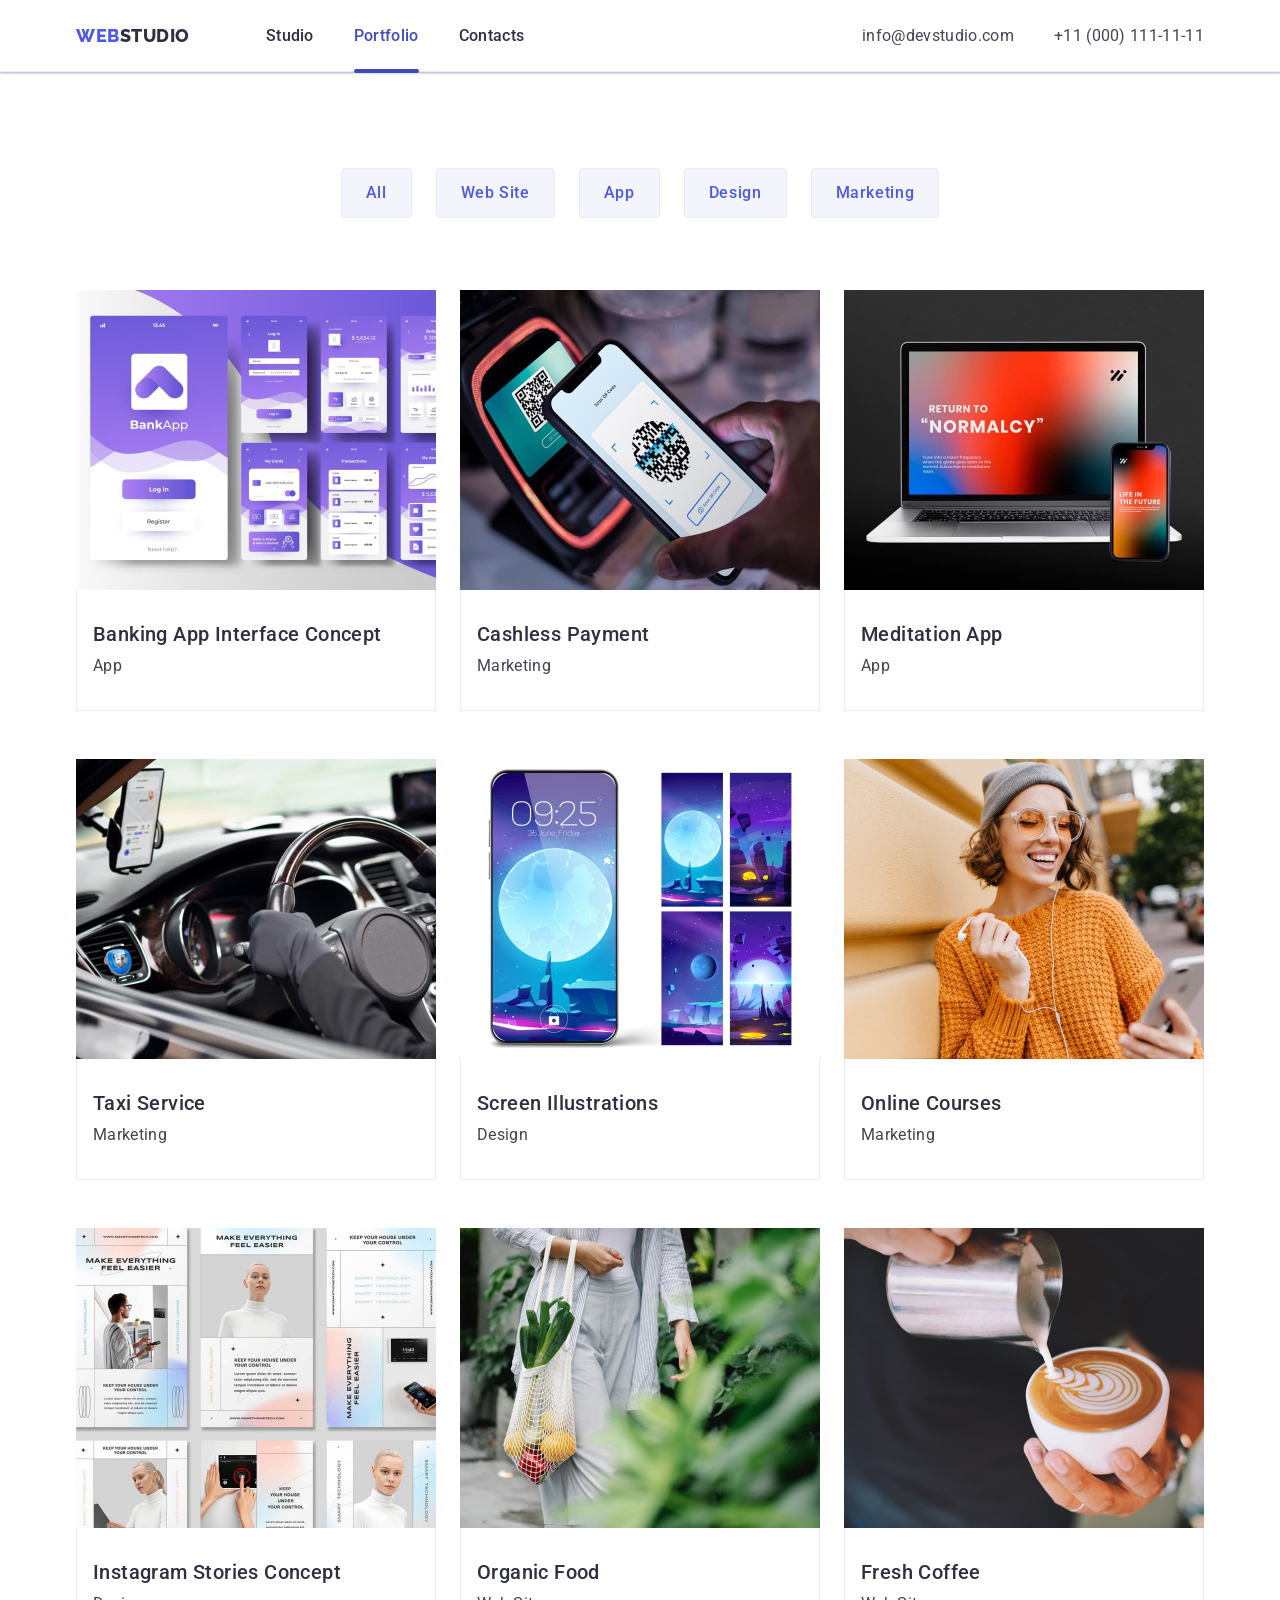
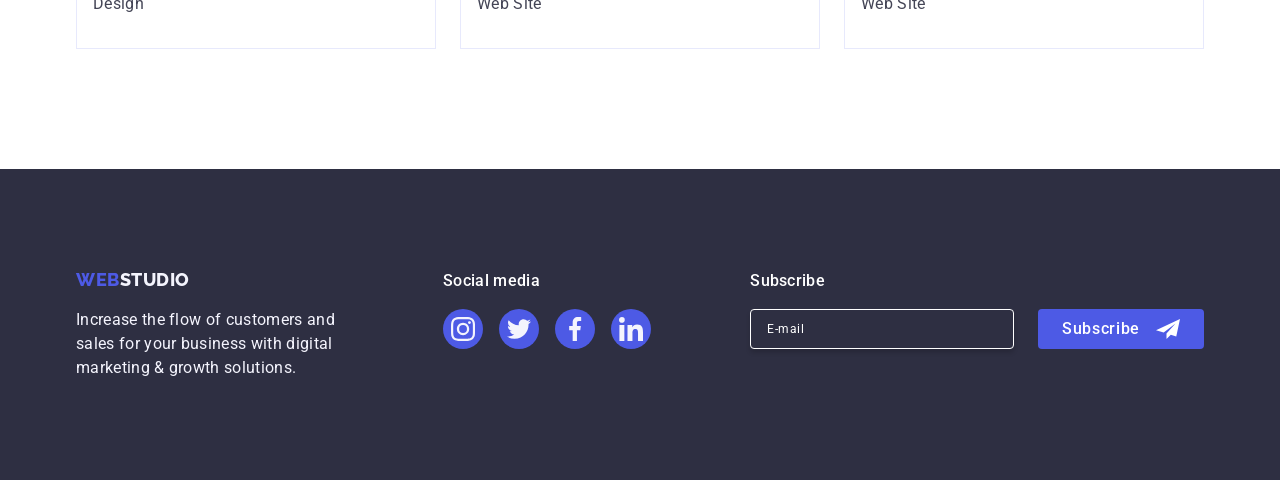
<file: portfolio.html>
<!DOCTYPE html>
<html lang="en">
  <head>
    <meta charset="UTF-8" />
    <meta name="viewport" content="width=device-width, initial-scale=1.0" />
    <link rel="preconnect" href="https://fonts.googleapis.com" />
    <link rel="preconnect" href="https://fonts.gstatic.com" crossorigin />
    <link
      href="https://fonts.googleapis.com/css2?family=Raleway:wght@800&family=Roboto:wght@400;500;700&display=swap"
      rel="stylesheet"
    />
    <link
      rel="stylesheet"
      href="https://cdnjs.cloudflare.com/ajax/libs/modern-normalize/2.0.0/modern-normalize.min.css"
      integrity="sha512-4xo8blKMVCiXpTaLzQSLSw3KFOVPWhm/TRtuPVc4WG6kUgjH6J03IBuG7JZPkcWMxJ5huwaBpOpnwYElP/m6wg=="
      crossorigin="anonymous"
      referrerpolicy="no-referrer"
    />
    <link rel="stylesheet" href="./css/style.css" />
    <title>WebStudio</title>
  </head>
  <body>
    <header class="header">
      <!-- -------------------------------header-section------------------------------- -->

      <div class="container header-container">
        <nav class="header-nav">
          <a href="./index.html" class="logo link"
            >Web<span class="logo-dark">Studio</span></a
          >
          <ul class="header-nav-list list">
            <li class="nav-list-item">
              <a href="./index.html" class="nav-list-content link body-text">
                Studio</a
              >
            </li>
            <li class="nav-list-item">
              <a
                href="./portfolio.html"
                class="nav-list-content current link body-text"
                >Portfolio</a
              >
            </li>
            <li class="nav-list-item">
              <a href="" class="nav-list-content link body-text">Contacts</a>
            </li>
          </ul>
        </nav>

        <address class="header-address">
          <ul class="header-address-list list">
            <li class="address-list-item">
              <a
                href="mailto:info@devstudio.com"
                class="address-list-content link body-text"
                >info@devstudio.com</a
              >
            </li>
            <li class="address-list-item">
              <a
                href="tel:+110001111111"
                class="address-list-content link body-text"
                >+11 (000) 111-11-11</a
              >
            </li>
          </ul>
        </address>
      </div>
    </header>
    <main>
      <section class="all-products-section">
        <div class="container">
          <!-- -------------------------------nav-section------------------------------- -->

          <h1 class="all-products-title visually-hidden">Products</h1>
          <ul class="all-products-nav list">
            <li class="product-nav-item">
              <button type="button" class="product-nav-button button-text">
                All
              </button>
            </li>
            <li class="product-nav-item">
              <button type="button" class="product-nav-button button-text">
                Web Site
              </button>
            </li>
            <li class="product-nav-item">
              <button type="button" class="product-nav-button button-text">
                App
              </button>
            </li>
            <li class="product-nav-item">
              <button type="button" class="product-nav-button button-text">
                Design
              </button>
            </li>
            <li class="product-nav-item">
              <button type="button" class="product-nav-button button-text">
                Marketing
              </button>
            </li>
          </ul>
          <!-- -------------------------------example-section------------------------------- -->

          <ul class="example-product-list list">
            <li class="product-list-item">
              <a href="" class="product-list-link link">
                <div class="example-box">
                  <img
                    class="product-list-img"
                    src="./images/project-card/project-card-1.jpg"
                    alt="Banking App Interface Concept"
                    width="360"
                  />
                  <p class="overlay-text body-text">
                    14 Stylish and User-Friendly App Design Concepts · Task
                    Manager App · Calorie Tracker App · Exotic Fruit Ecommerce
                    App · Cloud Storage App Cashless Payment Marketing
                  </p>
                </div>
                <div class="title-text-container-portfolio">
                  <h2 class="product-list-title h-three-text">
                    Banking App Interface Concept
                  </h2>
                  <p class="product-list-text body-text">App</p>
                </div>
              </a>
            </li>
            <li class="product-list-item">
              <a href="" class="product-list-link link">
                <div class="example-box">
                  <img
                    class="product-list-img"
                    src="./images/project-card/project-card-2.jpg"
                    alt="Cashless Payment"
                    width="360"
                  />

                  <p class="overlay-text body-text">
                    14 Stylish and User-Friendly App Design Concepts · Task
                    Manager App · Calorie Tracker App · Exotic Fruit Ecommerce
                    App · Cloud Storage App
                  </p>
                </div>
                <div class="title-text-container-portfolio">
                  <h2 class="product-list-title h-three-text">
                    Cashless Payment
                  </h2>
                  <p class="product-list-text body-text">Marketing</p>
                </div>
              </a>
            </li>
            <li class="product-list-item">
              <a href="" class="product-list-link link">
                <div class="example-box">
                  <img
                    class="product-list-img"
                    src="./images/project-card/project-card-3.jpg"
                    alt="Meditation App"
                    width="360"
                  />

                  <p class="overlay-text body-text">
                    14 Stylish and User-Friendly App Design Concepts · Task
                    Manager App · Calorie Tracker App · Exotic Fruit Ecommerce
                    App · Cloud Storage App
                  </p>
                </div>
                <div class="title-text-container-portfolio">
                  <h2 class="product-list-title h-three-text">
                    Meditation App
                  </h2>
                  <p class="product-list-text body-text">App</p>
                </div>
              </a>
            </li>
            <li class="product-list-item">
              <a href="" class="product-list-link link">
                <div class="example-box">
                  <img
                    class="product-list-img"
                    src="./images/project-card/project-card-4.jpg"
                    alt="Taxi Service"
                    width="360"
                  />

                  <p class="overlay-text body-text">
                    14 Stylish and User-Friendly App Design Concepts · Task
                    Manager App · Calorie Tracker App · Exotic Fruit Ecommerce
                    App · Cloud Storage App
                  </p>
                </div>
                <div class="title-text-container-portfolio">
                  <h2 class="product-list-title h-three-text">Taxi Service</h2>
                  <p class="product-list-text body-text">Marketing</p>
                </div>
              </a>
            </li>
            <li class="product-list-item">
              <a href="" class="product-list-link link">
                <div class="example-box">
                  <img
                    class="product-list-img"
                    src="./images/project-card/project-card-5.jpg"
                    alt="Screen Illustrations"
                    width="360"
                  />

                  <p class="overlay-text body-text">
                    14 Stylish and User-Friendly App Design Concepts · Task
                    Manager App · Calorie Tracker App · Exotic Fruit Ecommerce
                    App · Cloud Storage App
                  </p>
                </div>
                <div class="title-text-container-portfolio">
                  <h2 class="product-list-title h-three-text">
                    Screen Illustrations
                  </h2>
                  <p class="product-list-text body-text">Design</p>
                </div>
              </a>
            </li>
            <li class="product-list-item">
              <a href="" class="product-list-link link">
                <div class="example-box">
                  <img
                    class="product-list-img"
                    src="./images/project-card/project-card-6.jpg"
                    alt="Online Courses"
                    width="360"
                  />

                  <p class="overlay-text body-text">
                    14 Stylish and User-Friendly App Design Concepts · Task
                    Manager App · Calorie Tracker App · Exotic Fruit Ecommerce
                    App · Cloud Storage App
                  </p>
                </div>
                <div class="title-text-container-portfolio">
                  <h2 class="product-list-title h-three-text">
                    Online Courses
                  </h2>
                  <p class="product-list-text body-text">Marketing</p>
                </div>
              </a>
            </li>
            <li class="product-list-item">
              <a href="" class="product-list-link link">
                <div class="example-box">
                  <img
                    class="product-list-img"
                    src="./images/project-card/project-card-7.jpg"
                    alt="Instagram Stories Concept"
                    width="360"
                  />

                  <p class="overlay-text body-text">
                    14 Stylish and User-Friendly App Design Concepts · Task
                    Manager App · Calorie Tracker App · Exotic Fruit Ecommerce
                    App · Cloud Storage App
                  </p>
                </div>
                <div class="title-text-container-portfolio">
                  <h2 class="product-list-title h-three-text">
                    Instagram Stories Concept
                  </h2>
                  <p class="product-list-text body-text">Design</p>
                </div>
              </a>
            </li>
            <li class="product-list-item">
              <a href="" class="product-list-link link">
                <div class="example-box">
                  <img
                    class="product-list-img"
                    src="./images/project-card/project-card-8.jpg"
                    alt="Organic Food"
                    width="360"
                  />

                  <p class="overlay-text body-text">
                    14 Stylish and User-Friendly App Design Concepts · Task
                    Manager App · Calorie Tracker App · Exotic Fruit Ecommerce
                    App · Cloud Storage App
                  </p>
                </div>
                <div class="title-text-container-portfolio">
                  <h2 class="product-list-title h-three-text">Organic Food</h2>
                  <p class="product-list-text body-text">Web Site</p>
                </div>
              </a>
            </li>
            <li class="product-list-item">
              <a href="" class="product-list-link link">
                <div class="example-box">
                  <img
                    class="product-list-img"
                    src="./images/project-card/project-card-9.jpg"
                    alt="Fresh Coffee"
                    width="360"
                  />

                  <p class="overlay-text body-text">
                    14 Stylish and User-Friendly App Design Concepts · Task
                    Manager App · Calorie Tracker App · Exotic Fruit Ecommerce
                    App · Cloud Storage App
                  </p>
                </div>
                <div class="title-text-container-portfolio">
                  <h2 class="product-list-title h-three-text">Fresh Coffee</h2>
                  <p class="product-list-text body-text">Web Site</p>
                </div>
              </a>
            </li>
          </ul>
        </div>
      </section>
    </main>
    <footer class="footer">
      <!-- -------------------------------footer-section------------------------------- -->
      <div class="container footer-box footer-logo-text">
        <div class="footer-logo-text">
          <a href="./index.html" class="logo footer-logo link"
            >Web<span class="logo-light">Studio</span>
          </a>
          <p class="footer-text body-text">
            Increase the flow of customers and sales for your business with
            digital marketing & growth solutions.
          </p>
        </div>
        <div class="footer-social">
          <p class="footer-social-text body-medium">Social media</p>
          <ul class="footer-social-list list">
            <li class="footer-social-item">
              <a href="" class="footer-social-link">
                <svg class="social-icon" width="24" height="24">
                  <use href="./images/icons.svg#icon-instagram"></use>
                </svg>
              </a>
            </li>
            <li class="footer-social-item">
              <a href="" class="footer-social-link">
                <svg class="social-icon" width="24" height="24">
                  <use href="./images/icons.svg#icon-twitter"></use>
                </svg>
              </a>
            </li>
            <li class="footer-social-item">
              <a href="" class="footer-social-link">
                <svg class="social-icon" width="24" height="24">
                  <use href="./images/icons.svg#icon-facebook"></use>
                </svg>
              </a>
            </li>
            <li class="footer-social-item">
              <a href="" class="footer-social-link">
                <svg class="social-icon" width="24" height="24">
                  <use href="./images/icons.svg#icon-linkedin"></use>
                </svg>
              </a>
            </li>
          </ul>
        </div>
        <div class="footer-form">
          <p class="footer-form-text body-medium">Subscribe</p>
          <form class="subscribe-footer-form" name="subscribe-form">
            <label class="footer-form-label" for="subscribe-email">
              <input
                class="footer-form-input"
                name="subscribe-email"
                id="subscribe-email"
                type="email"
                placeholder="E-mail"
              />
            </label>
            <button class="footer-form-btn button-text" type="submit">
              Subscribe
              <svg class="form-btn-icon" width="24" height="24">
                <use href="./images/icons.svg#icon-footer-subscribe"></use>
              </svg>
            </button>
          </form>
        </div>
      </div>
    </footer>
  </body>
</html>
</file>
<file: css/style.css>
:root {
  --iris: #4d5ae5;
  --ocean: #404bbf;
  --navy-blue: #2e2f42;
  --green: #31d0aa;
  --slate: #434455;
  --light-slate: #8e8f99;
  --cornflower: #e7e9fc;
  --cloud: #f4f4fd;
  --white: #ffffff;
  --dairy: #fcfcfc;
  --grey: rgba(46, 47, 66, 0.7);
  --navy-blue-modal: rgba(46, 47, 66, 0.4);

  --primary-font: 'Roboto', sans-serif;
  --logo-font: 'Raleway', sans-serif;

  --animation: 250ms cubic-bezier(0.4, 0, 0.2, 1);
}

.visually-hidden {
  position: absolute;
  width: 1px;
  height: 1px;
  margin: -1px;
  border: 0;
  padding: 0;
  white-space: nowrap;
  clip-path: inset(100%);
  clip: rect(0 0 0 0);
  overflow: hidden;
}

*,
*::before,
*::after {
  box-sizing: border-box;
}
body {
  font-family: var(--primary-font);
  color: var(--slate);
  background-color: var(--white);
}
h1,
h2,
h3,
h4,
h5,
h6,
p {
  margin: 0;
}
ul,
ol {
  margin: 0;
  padding: 0;
}
img {
  display: block;
  max-width: 100%;
  height: auto;
}
input {
  padding: 0;
  outline: transparent;
}
textarea {
  outline: transparent;
}
.list {
  list-style: none;
}
.link {
  text-decoration: none;
}

.body-text {
  font-size: 16px;
  line-height: 1.5;
  letter-spacing: 0.32px;
}
.body-medium {
  font-size: 16px;
  font-weight: 500;
  line-height: 1.5;
  letter-spacing: 0.32px;
}
.small-text {
  font-size: 12px;
  line-height: 1.17;
  letter-spacing: 0.48px;
}
.link-text {
  font-size: 12px;
  line-height: 1.33;
  letter-spacing: 0.48px;
}
.h-one-text {
  font-size: 56px;
  font-weight: 700;
  line-height: 1.07;
  letter-spacing: 1.12;
}
.h-two-text {
  font-size: 36px;
  font-weight: 700;
  line-height: 1.11;
  letter-spacing: 0.72px;
  text-transform: capitalize;
}
.h-three-text {
  font-size: 20px;
  font-weight: 500;
  line-height: 1.2;
  letter-spacing: 0.4px;
}
.button-text {
  font-family: var(--primary-font);
  font-size: 16px;
  font-weight: 500;
  line-height: 1.5;
  letter-spacing: 0.04em;
}
/* phone-screen */
.container {
  min-width: 320px;
  max-width: 428px;
  padding-left: 16px;
  padding-right: 16px;

  margin-left: auto;
  margin-right: auto;
}
/* tablet-screen */
@media screen and (min-width: 768px) {
  .container {
    max-width: 768px;
  }
}
/* pc-screen */
@media screen and (min-width: 1158px) {
  .container {
    max-width: 1158px;
    padding-left: 15px;
    padding-right: 15px;
  }
}

.logo {
  font-family: var(--logo-font);
  font-weight: 800;
  font-size: 18px;
  line-height: 1.17;
  letter-spacing: 0.54px;
  text-transform: uppercase;
  color: var(--iris);
}
@media only screen and (min-width: 768px) {
  .logo {
    margin-right: 120px;
  }
}
@media only screen and (min-width: 1158px) {
  .logo {
    margin-right: 76px;
  }
}

.logo-light {
  color: var(--cloud);
}
.logo-dark {
  color: var(--navy-blue);
}

/* ==============================./index.html============================== */

/* ------------------------------header------------------------------ */
.header {
  background-color: var(--white);
  border-bottom: 1px solid var(--cornflower);
  box-shadow: 0px 2px 1px rgba(46, 47, 66, 0.08),
    0px 1px 1px rgba(46, 47, 66, 0.16), 0px 1px 6px rgba(46, 47, 66, 0.08);
  margin: 0 auto;
}
@media only screen and (max-width: 767.98px) {
  .header {
    padding-top: 24px;
    padding-bottom: 24px;
  }
}

@media only screen and (min-width: 768px) {
  .header {
    height: 72px;
  }
}

.header-container {
  display: flex;
  align-items: center;
  justify-content: space-between;
}
.header-nav {
  align-items: center;
  display: flex;
}
.header-nav-list {
  display: flex;
  gap: 40px;
}
@media only screen and (max-width: 767.98px) {
  .header-nav-list {
    display: none;
  }
}
.nav-list-content {
  position: relative;

  color: var(--navy-blue);
  font-weight: 500;
  display: block;
  padding-top: 24px;
  padding-bottom: 24px;

  transition: color var(--animation);
}
.nav-list-content::after {
  content: '';
  position: absolute;
  bottom: -1px;
  left: 0;

  display: block;
  width: 100%;
  height: 4px;
  border-radius: 2px;
}
.nav-list-content.current,
.mobile-menu-link.current {
  color: var(--ocean);
}
.nav-list-content.current::after {
  background-color: var(--ocean);
}
.nav-list-content:hover,
.nav-list-content:focus {
  color: var(--ocean);
}
.header-address {
  display: flex;
  font-style: normal;
  align-self: center;
}
.header-address-list {
  display: flex;
  flex-direction: column;
  gap: 12px;
}
@media only screen and (max-width: 767.98px) {
  .header-address-list {
    display: none;
  }
}
@media only screen and (min-width: 1158px) {
  .header-address-list {
    flex-direction: row;
    gap: 40px;
  }
}
.address-list-content {
  color: var(--slate);
  font-style: normal;

  transition: var(--animation);
}
@media only screen and (max-width: 1157.98px) {
  .address-list-content {
    font-size: 12px;
    font-weight: 400;
    line-height: 1.16;
    letter-spacing: 0.04em;
  }
}
@media only screen and (min-width: 1158px) {
  .address-list-content {
    padding-top: 24px;
    padding-bottom: 24px;
  }
}

.address-list-content:hover,
.address-list-content:focus {
  color: var(--ocean);
}
/* ------------------------------herro------------------------------ */
.herro {
  /* max-width: 428px; */
  padding-bottom: 112px;
  padding-top: 112px;

  background-color: var(--navy-blue);
  background-repeat: no-repeat;
  background-position: center;
  background-size: cover;
  margin: 0 auto;
  background-image: linear-gradient(
      rgba(46, 47, 66, 0.7),
      rgba(46, 47, 66, 0.7)
    ),
    url(../images/bg/mobile-herro-bg.jpg);
}
@media only screen and (min-resolution: 192dpi) {
  .herro {
    background-image: linear-gradient(
        rgba(46, 47, 66, 0.7),
        rgba(46, 47, 66, 0.7)
      ),
      url(../images/bg/mobile-herro-bg@2x.jpg);
  }
}

@media only screen and (min-width: 768px) {
  .herro {
    background-image: linear-gradient(
        rgba(46, 47, 66, 0.7),
        rgba(46, 47, 66, 0.7)
      ),
      url(../images/bg/tablet-herro-bg.jpg);
  }
}
@media only screen and (min-width: 768px) and (min-resolution: 192dpi) {
  .herro {
    background-image: linear-gradient(
        rgba(46, 47, 66, 0.7),
        rgba(46, 47, 66, 0.7)
      ),
      url(../images/bg/tablet-herro-bg@2x.jpg);
  }
}

@media only screen and (min-width: 1158px) {
  .herro {
    max-width: 1440px;
    background-image: linear-gradient(
        rgba(46, 47, 66, 0.7),
        rgba(46, 47, 66, 0.7)
      ),
      url(../images/bg/pc-herro-bg.jpg);
  }
}
@media only screen and (min-width: 1158) and (min-resolution: 192dpi) {
  .herro {
    background-image: linear-gradient(
        rgba(46, 47, 66, 0.7),
        rgba(46, 47, 66, 0.7)
      ),
      url(../images/bg/_c-herro-bg@2x.jpg);
  }
}

.herro-title {
  max-width: 320px;
  color: var(--white);
  text-align: center;
  margin: 0 auto;
  margin-bottom: 72px;
}
@media only screen and (min-width: 768px) {
  .herro-title {
    max-width: 496px;
    margin-bottom: 36px;
  }
}
@media only screen and (min-width: 1158px) {
  .herro-title {
    margin-bottom: 48px;
  }
}
@media only screen and (max-width: 767.98px) {
  .herro-title {
    font-size: 36px;
    font-weight: 700;
    line-height: 1.11;
    letter-spacing: 0.02em;
    text-transform: capitalize;
  }
}

.herro-button {
  display: block;
  background-color: var(--iris);
  color: var(--white);
  cursor: pointer;
  padding: 16px 32px;
  min-width: 169px;
  border-radius: 4px;
  box-shadow: 0px 4px 4px 0px rgba(0, 0, 0, 0.15);
  border: none;
  margin: 0 auto;

  transition: background-color var(--animation);
}
.herro-button:hover,
.herro-button:focus {
  background-color: var(--ocean);
}
/* ------------------------------benefits------------------------------ */

.benefits-section {
  padding-top: 96px;
  padding-bottom: 96px;
}
@media screen and (min-width: 1158px) {
  .benefits-section {
    padding-top: 120px;
    padding-bottom: 120px;
  }
}
@media screen and (min-width: 768px) {
  .benefits-list {
    display: flex;
    flex-wrap: wrap;
    column-gap: 24px;
    row-gap: 72px;
  }
}
@media screen and (min-width: 1158px) {
  .benefits-list {
    flex-wrap: nowrap;
  }
}
@media only screen and (max-width: 767.98px) {
  .benefits-list-item:not(:last-child) {
    margin-bottom: 72px;
  }
}
@media only screen and (min-width: 768px) {
  .benefits-list-item {
    flex-basis: calc((100% - 24px) / 2);
  }
}

.benefits-icon-box {
  display: none;
}
@media only screen and (min-width: 1158px) {
  .benefits-icon-box {
    display: flex;
    justify-content: center;
    align-items: center;
    height: 112px;

    border-radius: 4px;
    background-color: var(--cloud);
    margin-bottom: 8px;
  }
}
.benefits-list-title {
  text-align: center;
  color: var(--navy-blue);
  margin-bottom: 8px;
}
@media only screen and (max-width: 1157.98px) {
  .benefits-list-title {
    font-size: 36px;
    font-weight: 700;
    line-height: 1.11;
    letter-spacing: 0.02em;
    text-transform: capitalize;
  }
}
@media only screen and (min-width: 768px) {
  .benefits-list-title {
    text-align: left;
  }
}
.benefits-list-text {
  color: var(--slate);
}
@media only screen and (max-width: 1157.98px) {
  .benefits-list-text {
    font-size: 16px;
    font-weight: 500;
    line-height: 1.5;
    letter-spacing: 0.02em;
  }
}
@media only screen and (min-width: 428px) {
  .benefits-list-text {
    max-width: 396px;
  }
}
@media only screen and (min-width: 768px) {
  .benefits-list-text {
    max-width: 356px;
  }
}
@media only screen and (min-width: 1158px) {
  .benefits-list-text {
    max-width: 264px;
  }
}
/* ------------------------------product-section------------------------------ */
.product-section {
  display: none;
}
@media only screen and (min-width: 1158px) {
  .product-section {
    display: block;
    padding-bottom: 120px;
  }
}
.product-section-title {
  color: var(--navy-blue);
  text-align: center;
  margin-bottom: 72px;
}
.product-section-list {
  display: flex;
  gap: 24px;
}
/* ------------------------------team-secrion------------------------------ */
.team-section {
  background-color: var(--cloud);
  padding-top: 96px;
  padding-bottom: 96px;
}
@media only screen and (min-width: 1158px) {
  .team-section {
    padding-top: 120px;
    padding-bottom: 120px;
  }
}
.team-title {
  text-align: center;
  color: var(--navy-blue);
  margin-bottom: 72px;
}
.team-list {
  display: flex;
  flex-wrap: wrap;
  row-gap: 72px;
  justify-content: center;
}
@media only screen and (min-width: 768px) {
  .team-list {
    column-gap: 24px;
  }
}
.team-list-item {
  background-color: var(--white);
  border-radius: 0px 0px 4px 4px;
  box-shadow: 0px 2px 1px 0px rgba(46, 47, 66, 0.08),
    0px 1px 1px 0px rgba(46, 47, 66, 0.16),
    0px 1px 6px 0px rgba(46, 47, 66, 0.08);
}
.title-text-container {
  padding-top: 32px;
  padding-bottom: 32px;
}
.team-list-title {
  color: var(--navy-blue);
  text-align: center;
  margin-bottom: 8px;
}
.team-list-text {
  text-align: center;
  margin-bottom: 8px;
}
.team-icon-list {
  display: flex;
  justify-content: center;
  align-items: center;
  gap: 24px;
}

.team-icon-item {
  width: 40px;
  height: 40px;
}
.team-icon-link {
  display: flex;
  align-items: center;
  justify-content: center;
  width: 100%;
  height: 100%;
  border-radius: 50%;
  color: var(--cloud);
  background-color: var(--iris);
  transition: background-color var(--animation);
}
.team-icon-link:hover,
.team-icon-link:focus {
  background-color: var(--ocean);
}
.social-icon {
  fill: currentColor;
}
/* ------------------------------customers-secrion------------------------------ */
.customers {
  padding-top: 96px;
  padding-bottom: 96px;
}
@media only screen and (min-width: 1158px) {
  .customers {
    padding-top: 120px;
    padding-bottom: 120px;
  }
}
.customers-title {
  text-align: center;
  margin-bottom: 72px;
  color: var(--navy-blue);
}
.customers-list {
  display: flex;
  flex-wrap: wrap;
  column-gap: 16px;
  row-gap: 72px;
}

@media only screen and (min-width: 768px) {
  .customers-list {
    max-width: 552px;
    margin: 0 auto;
    column-gap: 24px;
  }
}
@media only screen and (min-width: 1158px) {
  .customers-list {
    max-width: 1128px;
  }
}
.customers-items {
  flex-basis: calc((100% - 1 * 16px) / 2);
  height: 88px;
}
@media only screen and (min-width: 768px) {
  .customers-items {
    flex-basis: calc((100% - 2 * 24px) / 3);
  }
}
@media only screen and (min-width: 1158px) {
  .customers-items {
    flex-basis: calc((100% - 5 * 24px) / 6);
  }
}
.customers-link {
  width: 100%;
  height: 100%;

  display: flex;
  align-items: center;
  justify-content: center;

  color: var(--light-slate);
  border: 1px solid var(--light-slate);
  border-radius: 4px;

  transition: border-color var(--animation), color var(--animation);
}
.customers-link:hover,
.customers-link:focus {
  color: var(--ocean);
  border: 1px solid var(--ocean);
}
.company-icon {
  fill: currentColor;
}

/* ------------------------------footer------------------------------ */
.footer {
  font-weight: 500;
  background-color: var(--navy-blue);

  padding-top: 96px;
  padding-bottom: 96px;
}
@media only screen and (min-width: 768px) {
  .footer {
  }
}
@media only screen and (min-width: 1158px) {
  .footer {
    padding-top: 100px;
    padding-bottom: 100px;
  }
}
.footer-box {
  display: flex;
  flex-wrap: wrap;
  align-items: center;
  justify-content: center;
}
@media only screen and (min-width: 768px) {
  .footer-box {
    max-width: 584px;
    justify-content: start;
    align-items: baseline;
    column-gap: 24px;
  }
}
@media only screen and (min-width: 1158px) {
  .footer-box {
    justify-content: space-between;
    max-width: 1158px;
  }
}
.footer-logo-text {
  margin-bottom: 72px;
}
@media only screen and (min-width: 1158px) {
  .footer-logo-text {
    margin-bottom: 0;
  }
}
.footer-logo {
  display: block;
  text-align: center;
  margin: 0 auto;
  margin-bottom: 18px;
}
@media only screen and (min-width: 768px) {
  .footer-logo {
    text-align: start;
  }
}
.footer-text {
  max-width: 268px;

  font-weight: 400;
  color: var(--cloud);
}
.footer-social {
  margin-bottom: 72px;
}
@media only screen and (min-width: 1158px) {
  .footer-social {
    margin-bottom: 0;
  }
}
.footer-social-text {
  text-align: center;
  color: var(--white);
  margin-bottom: 16px;
}
@media only screen and (min-width: 768px) {
  .footer-social-text {
    text-align: start;
  }
}
.footer-social-list {
  display: flex;
  align-items: center;
  justify-content: center;
  column-gap: 16px;
}
.footer-social-item {
  width: 40px;
  height: 40px;
}
.footer-social-link {
  display: flex;
  align-items: center;
  justify-content: center;

  width: 100%;
  height: 100%;
  border-radius: 50%;
  color: var(--cloud);
  background-color: var(--iris);

  transition: background-color var(--animation);
}
.footer-social-link:hover,
.footer-social-link:focus {
  background-color: var(--green);
}
.footer-form-text {
  text-align: center;
  color: var(--white);
  margin-bottom: 16px;
}
@media only screen and (min-width: 768px) {
  .footer-form-text {
    text-align: start;
  }
}
.subscribe-footer-form {
  display: flex;
  flex-wrap: wrap;
  justify-content: center;
  row-gap: 24px;
}
@media only screen and (min-width: 768px) {
  .subscribe-footer-form {
    column-gap: 24px;
  }
}
.footer-form-input {
  width: 264px;
  height: 40px;
  padding: 8px 16px;

  background-color: transparent;
  border-radius: 4px;
  border: 1px solid var(--white);
  box-shadow: 0px 4px 4px 0px rgba(0, 0, 0, 0.15);

  color: var(--white);
  font-size: 12px;
  line-height: 1.5;
  letter-spacing: 0.48px;

  transition: border-color var(--animation);
}
.footer-form-input:focus {
  border-color: var(--iris);
}
.footer-form-input::placeholder {
  color: var(--white);
}
.footer-form-btn {
  display: flex;
  align-items: center;
  justify-content: center;

  /* margin-top: 16px; */

  padding: 8px 24px;
  min-width: 165px;
  border-radius: 4px;
  background: var(--iris);
  cursor: pointer;
  border: none;
  color: var(--white);

  transition: background-color var(--animation);
}
.footer-form-btn:hover,
.footer-form-btn:focus {
  background-color: var(--ocean);
}
.form-btn-icon {
  fill: var(--white);
  margin-left: 16px;
}
/* ==============================portfolio.html============================== */

/* -------------------------------nav-section------------------------------- */
.all-products-section {
  padding-top: 96px;
  padding-bottom: 120px;
}
.all-products-nav {
  display: flex;
  justify-content: center;
  gap: 24px;
  margin-bottom: 72px;
}
.product-nav-button {
  background-color: var(--cloud);
  color: var(--iris);
  cursor: pointer;
  padding: 12px 24px;

  border-radius: 4px;
  border: 1px solid var(--cornflower);
  transition: color var(--animation), background-color var(--animation),
    border-color var(--animation), box-shadow var(--animation);
}
.product-nav-button:hover,
.product-nav-button:focus {
  background-color: var(--ocean);
  color: var(--white);
  border: 1px solid transparent;
  box-shadow: 0px 2px 2px 0px rgba(0, 0, 0, 0.12),
    0px 2px 1px 0px rgba(0, 0, 0, 0.08), 0px 3px 1px 0px rgba(0, 0, 0, 0.1);
}
/* ------------------------------example-section------------------------------ */
.example-product-list {
  display: flex;
  flex-wrap: wrap;
  column-gap: 24px;
  row-gap: 48px;
}
.product-list-link {
  display: block;

  transition: box-shadow var(--animation);
}
.product-list-link:hover,
.product-list-link:focus {
  box-shadow: 0px 2px 1px 0px rgba(46, 47, 66, 0.08),
    0px 1px 1px 0px rgba(46, 47, 66, 0.16),
    0px 1px 6px 0px rgba(46, 47, 66, 0.08);
}
.f-li {
  width: calc((100% - 48px) / 3);
}
.title-text-container-portfolio {
  border: 1px solid var(--cornflower);
  background-color: var(--white);
  padding: 32px 16px;
  border-top: none;
}
.product-list-title {
  color: var(--navy-blue);
  margin-bottom: 8px;
}
.product-list-text {
  color: var(--slate);
}
.example-box {
  position: relative;
  overflow: hidden;
}
.product-list-link:hover .overlay-text,
.product-list-link:focus .overlay-text {
  transform: translateY(0%);
}
.overlay-text {
  position: absolute;
  top: 0;
  left: 0;

  transition: transform var(--animation);
  transform: translateY(100%);
  width: 100%;
  height: 100%;

  background-color: var(--iris);

  color: var(--cloud);
  padding: 40px 32px;
}
/* ==============================modal-window============================== */
.backdrop {
  position: fixed;
  top: 0;
  left: 0;

  width: 100%;
  height: 100%;
  background-color: var(--navy-blue-modal);

  transition: opacity var(--animation), visibility var(--animation);
}
.backdrop.is-hidden {
  opacity: 0;
  pointer-events: none;
  visibility: hidden;
}
.modal {
  position: absolute;
  top: 50%;
  left: 50%;
  transform: translateX(-50%) translateY(-50%);
  transition: transform var(--animation);
  padding: 72px 16px 24px 16px;

  min-width: 315px;
  min-height: 584px;

  border-radius: 4px;
  background: var(--dairy);
  box-shadow: 0px 2px 1px 0px rgba(0, 0, 0, 0.2),
    0px 1px 3px 0px rgba(0, 0, 0, 0.12), 0px 1px 1px 0px rgba(0, 0, 0, 0.14);
}

@media only screen and (min-width: 458px) {
  .modal {
    min-width: 392px;
  }
}
@media only screen and (min-width: 768px) {
  .modal {
    min-width: 408px;
    padding: 72px 24px 24px 24px;
  }
}

.modal-btn {
  position: absolute;
  top: 24px;
  right: 24px;

  display: flex;
  justify-content: center;
  align-items: center;

  cursor: pointer;
  width: 24px;
  height: 24px;
  padding: 0;
  border-radius: 50%;
  color: var(--navy-blue);
  background-color: var(--cornflower);
  border: 1px solid rgba(0, 0, 0, 0.1);
  transition: background-color var(--animation), border var(--animation);
}
.modal-btn:hover,
.modal-btn:focus {
  color: var(--white);
  background-color: var(--ocean);
  border: none;

  transition: background-color var(--animation), border var(--animation),
    color var(--animation);
}
.modal-btn-icon {
  fill: currentColor;
  transition: fill var(--animation);
}
.form-box {
  margin-bottom: 8px;
}
.modal-form-legend {
  color: var(--navy-blue);
  text-align: center;
  margin-bottom: 16px;
}
.modal-form-label {
  display: block;
  margin-bottom: 4px;
  color: var(--light-slate);
}
.modal-form-field {
  position: relative;
  margin-bottom: 8px;
}
.modal-form-input {
  width: 100%;
  height: 40px;
  border-radius: 4px;
  border: 1px solid var(--navy-blue-modal);
  padding: 11px 38px;
  background-color: transparent;

  transition: border-color var(--animation);
}
.modal-form-input:focus {
  border-color: var(--iris);
}
.modal-form-icon {
  position: absolute;
  top: 50%;
  left: 16px;
  transform: translateY(-50%);
  pointer-events: none;
  transition: fill var(--animation);
  fill: var(--navy-blue);
}
.modal-form-input:focus + .modal-form-icon {
  fill: var(--iris);
}
.form-box-coment {
  margin-bottom: 16px;
}
.modal-form-coment {
  height: 120px;
  width: 100%;
  border-radius: 4px;
  color: var(--navy-blue-modal);
  border: 1px solid var(--navy-blue-modal);
  resize: none;
  padding: 8px 16px;
  background-color: transparent;
  transition: border-color var(--animation);
}
.modal-form-coment::placeholder {
  font-size: 12px;
  line-height: 1.16;
  letter-spacing: 0.48px;
  color: var(--navy-blue-modal);
}
.modal-form-coment:focus {
  border-color: var(--iris);
}
.form-box-agreement {
  margin-bottom: 24px;
}
.modal-form-agreement {
  color: var(--light-slate);
  display: block;
}
.modal-form-descr {
  width: 16px;
  height: 16px;
  border: 1px solid var(--navy-blue-modal);
  border-radius: 2px;
  transition: background-color var(--animation);

  display: inline-flex;
  align-items: center;
  justify-content: center;
  transition: background-color var(--animation), border var(--animation),
    fill var(--animation);
  fill: transparent;
}
.modal-checkbox:checked + .modal-form-agreement > .modal-form-descr {
  background-color: var(--ocean);
  border: none;
  fill: var(--cloud);
}
.modal-form-link {
  color: var(--iris);
}
.modal-form-btn {
  display: block;
  margin: 0 auto;
  min-width: 169px;
  padding: 16px 32px;
  border: none;
  cursor: pointer;
  color: var(--white);
  background-color: var(--iris);
  border-radius: 4px;
  box-shadow: 0px 4px 4px 0px rgba(0, 0, 0, 0.15);

  transition: background-color var(--animation);
}
.modal-form-btn:hover,
.modal-form-btn:focus {
  background-color: var(--ocean);
}
/**
	|============================
	| mobile-menu
	|============================
*/
.menu-toggle {
  display: flex;
  align-items: center;
  justify-content: center;

  padding: 0;
  background-color: transparent;
  cursor: pointer;
  border: none;
  border-radius: 50%;
  outline: none;

  color: var(--navy-blue);
}

@media (min-width: 768px) {
  .menu-toggle {
    display: none;
  }
}
.menu-toggle.header-menu {
  min-height: 22px;
  min-width: 32px;
}
.menu-toggle.modal-menu {
  min-width: 24px;
  min-height: 24px;
  padding: 0;
  color: var(--navy-blue);
  background-color: var(--cornflower);
  border: 1px solid rgba(0, 0, 0, 0.1);

  transition: background-color var(--animation), border var(--animation);
}
.menu-toggle:hover,
.menu-toggle:focus {
  background-color: rgba(0, 0, 0, 0.1);
}
.mobile-menu-icon {
  stroke: currentColor;
}
.menu-container {
  display: flex;
  flex-direction: column;

  position: fixed;
  top: 0;
  left: 0;
  width: 100vw;
  height: 100vh;
  padding: 80px 35px 40px 40px;
  background-color: var(--white);
  z-index: 999;

  transform: translateX(100%);
  transition: transform 250ms ease-in-out;
}
.menu-container.is-open {
  transform: translateX(0);
}
.menu-container .menu-toggle {
  position: absolute;
  top: 24px;
  right: 24px;
}
.mobile-menu {
  margin-bottom: auto;
}
.mobile-menu-item:not(:last-child) {
  margin-bottom: 40px;
}
.mobile-menu-link {
  display: block;
  color: var(--navy-blue);
  font-size: 36px;
  font-weight: 700;
  line-height: 1.11;
  letter-spacing: 0.02em;
  text-transform: capitalize;

  transition: color var(--animation);
}
/* for mobile and tablet screen */
.mobile-menu-link:active {
  color: var(--ocean);
}
@media only screen and (hover: hover) {
  .mobile-menu-link:hover,
  .mobile-menu-link:focus {
    color: var(--ocean);
  }
}
.mobile-address {
  margin-bottom: 48px;
}
.mobile-list-item {
  margin-bottom: 40px;
}
.mobile-list-content {
  color: var(--ocean);
  font-size: 25px;
  font-style: normal;
  font-weight: 700;
  line-height: 1.11;
  letter-spacing: 0.01em;
  text-transform: capitalize;

  transition: color var(--animation);
}
.link-list-content {
  color: var(--slate);
  font-size: 20px;
  font-style: normal;
  font-weight: 500;
  line-height: 1.2;
  letter-spacing: 0.02em;

  transition: color var(--animation);
}
.mobile-social-list {
  display: flex;
  align-content: center;
  justify-content: center;
  gap: 25px;
}
@media only screen and (min-width: 428px) {
  .mobile-social-list {
    gap: 56px;
  }
}
.mobile-social-item {
  width: 40px;
  height: 40px;
}
.mobile-social-link {
  display: flex;
  align-items: center;
  justify-content: center;

  width: 100%;
  height: 100%;
  border-radius: 50%;
  color: var(--cloud);
  background-color: var(--iris);

  transition: background-color var(--animation);
}

/* for mobile and tablet screen */
.mobile-social-link:active {
  color: var(--ocean);
}
@media only screen and (hover: hover) {
  .mobile-social-link:hover,
  .mobile-social-link:focus {
    background-color: var(--ocean);
  }
}
</file>
